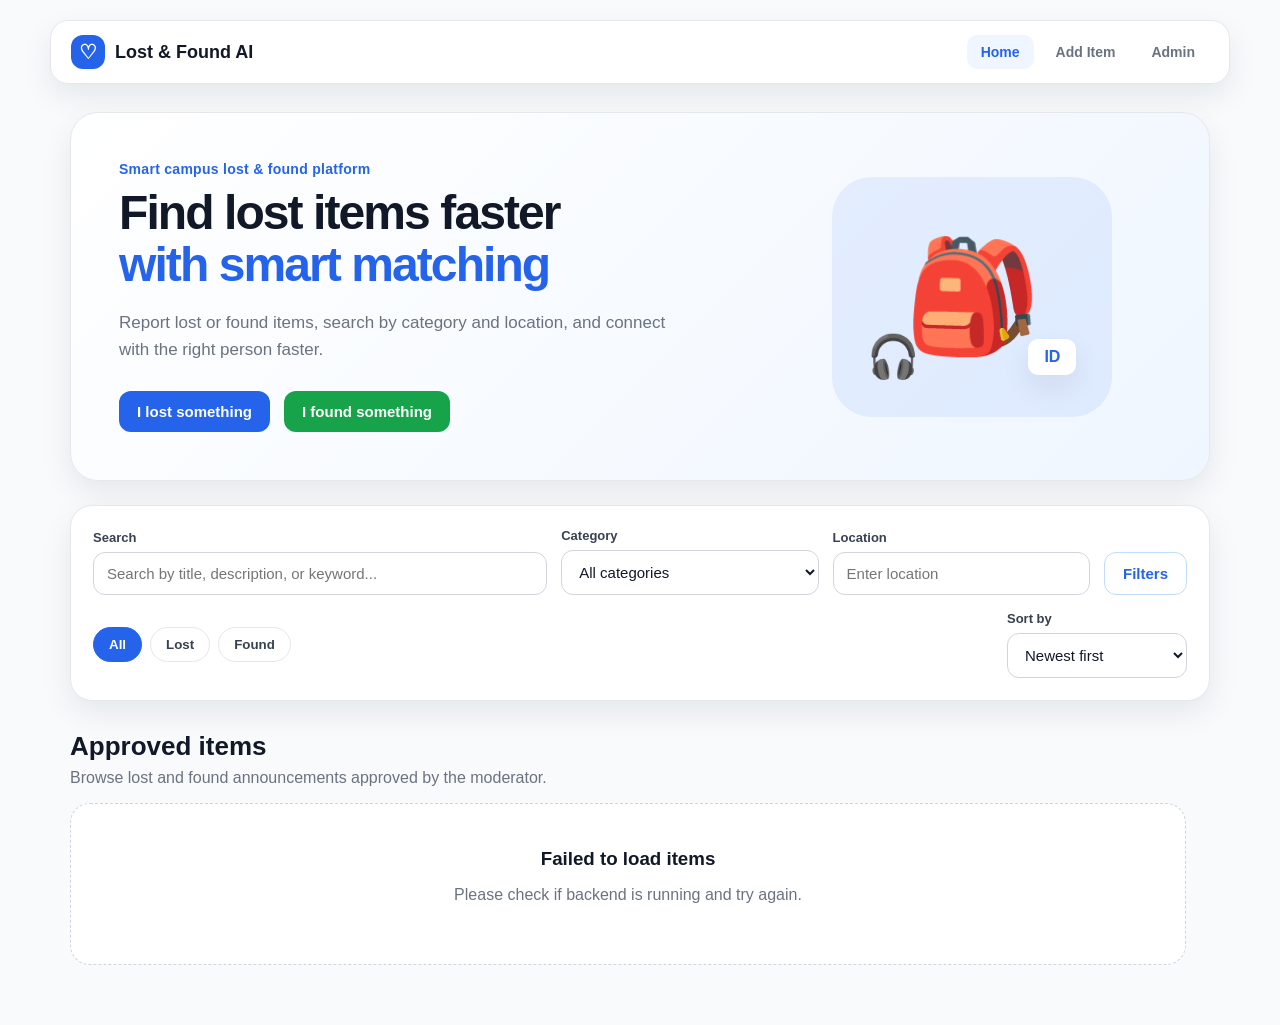
<file: frontend/index.html>
<!DOCTYPE html>
<html lang="en">
<head>
  <meta charset="UTF-8">
  <meta name="viewport" content="width=device-width, initial-scale=1.0">
  <title>Lost & Found AI</title>

  <link rel="stylesheet" href="css/style.css">
</head>
<body>

<header class="navbar">
  <a href="index.html" class="logo">
    <span class="logo-icon">♡</span>
    <span>Lost & Found AI</span>
  </a>

  <nav class="nav-menu">
    <a href="index.html" class="nav-link active">Home</a>
    <a href="create-item.html" class="nav-link">Add Item</a>
    <a href="admin.html" class="nav-link">Admin</a>
  </nav>
</header>

<main class="page">

  <section class="hero">
    <div class="hero-content">
      <p class="eyebrow">Smart campus lost & found platform</p>

      <h1>
        Find lost items faster
        <span>with smart matching</span>
      </h1>

      <p class="hero-text">
        Report lost or found items, search by category and location,
        and connect with the right person faster.
      </p>

      <div class="hero-actions">
        <a href="create-item.html?type=LOST" class="btn btn-primary">
          I lost something
        </a>

        <a href="create-item.html?type=FOUND" class="btn btn-success">
          I found something
        </a>
      </div>
    </div>

    <div class="hero-visual">
      <div class="hero-illustration">
        <div class="illustration-bag">🎒</div>
        <div class="illustration-small">🎧</div>
        <div class="illustration-card">ID</div>
      </div>
    </div>
  </section>

  <section class="search-panel">
    <div class="search-row">
      <div class="search-field">
        <label for="searchInput">Search</label>
        <input
                type="text"
                id="searchInput"
                placeholder="Search by title, description, or keyword..."
        >
      </div>

      <div class="filter-field">
        <label for="categoryFilter">Category</label>
        <select id="categoryFilter">
          <option value="">All categories</option>
        </select>
      </div>

      <div class="filter-field">
        <label for="locationFilter">Location</label>
        <input
                type="text"
                id="locationFilter"
                placeholder="Enter location"
        >
      </div>

      <button type="button" class="btn btn-outline" id="filterButton">
        Filters
      </button>
    </div>

    <div class="tabs-row">
      <div class="filter-tabs">
        <button type="button" class="filter-chip active" data-type="ALL">
          All
        </button>

        <button type="button" class="filter-chip" data-type="LOST">
          Lost
        </button>

        <button type="button" class="filter-chip" data-type="FOUND">
          Found
        </button>
      </div>

      <div class="sort-box">
        <label for="sortSelect">Sort by</label>
        <select id="sortSelect">
          <option value="newest">Newest first</option>
          <option value="oldest">Oldest first</option>
        </select>
      </div>
    </div>
  </section>

  <section class="section-heading">
    <div>
      <h2>Approved items</h2>
      <p>Browse lost and found announcements approved by the moderator.</p>
    </div>
  </section>

  <section id="itemsContainer" class="items-grid">
    <div class="loading-state">
      Loading items...
    </div>
  </section>

</main>

<script src="js/config.js"></script>
<script src="js/api.js"></script>
<script src="js/main.js"></script>
</body>
</html>
</file>
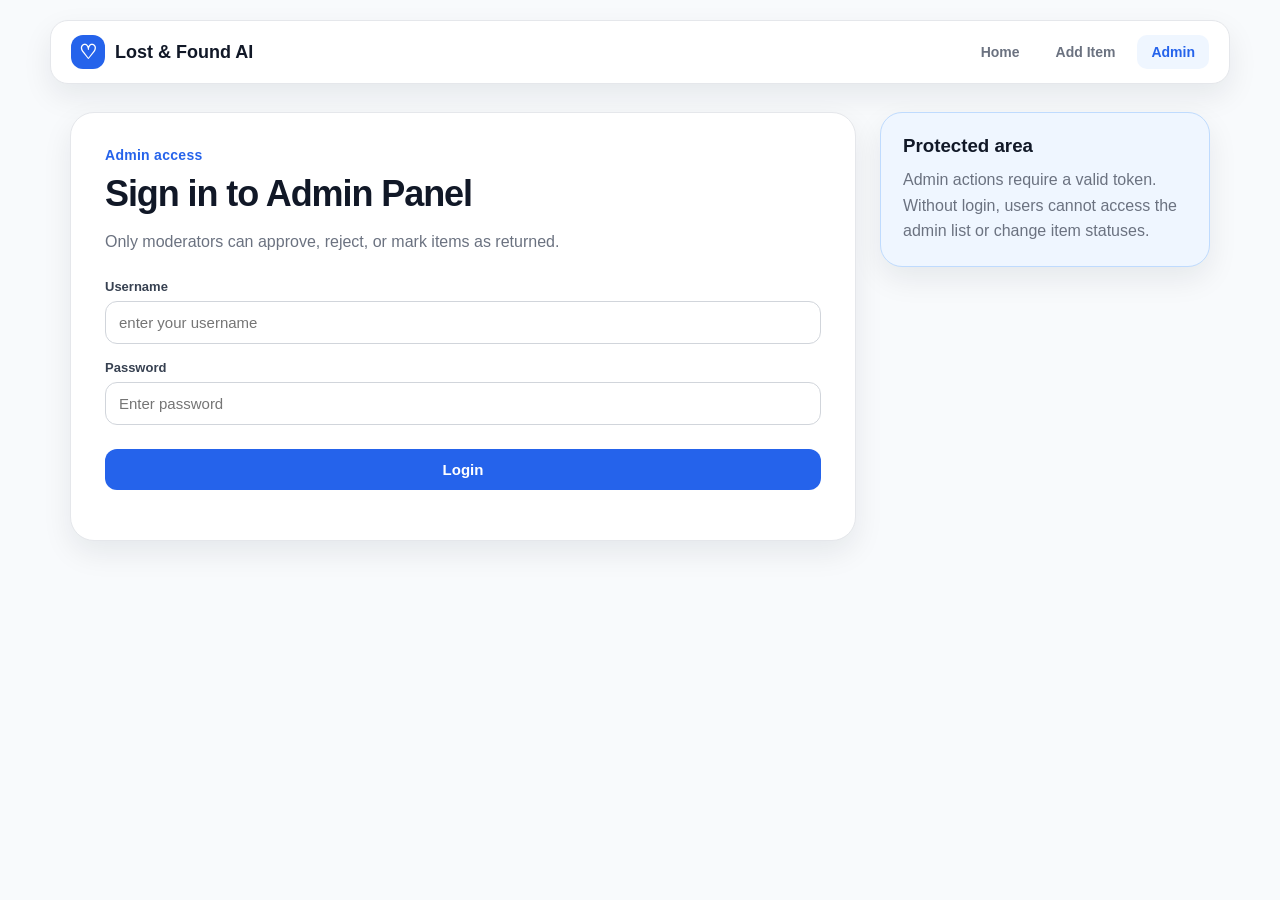
<file: frontend/admin-login.html>
<!DOCTYPE html>
<html lang="en">
<head>
    <meta charset="UTF-8">
    <meta name="viewport" content="width=device-width, initial-scale=1.0">
    <title>Admin Login | Lost & Found AI</title>

    <link rel="stylesheet" href="css/style.css">
</head>
<body>

<header class="navbar">
    <a href="index.html" class="logo">
        <span class="logo-icon">♡</span>
        <span>Lost & Found AI</span>
    </a>

    <nav class="nav-menu">
        <a href="index.html" class="nav-link">Home</a>
        <a href="create-item.html" class="nav-link">Add Item</a>
        <a href="admin-login.html" class="nav-link active">Admin</a>
    </nav>
</header>

<main class="page">

    <section class="login-layout">
        <div class="login-card">
            <p class="eyebrow">Admin access</p>

            <h1>Sign in to Admin Panel</h1>

            <p class="login-text">
                Only moderators can approve, reject, or mark items as returned.
            </p>

            <form id="adminLoginForm" class="item-form">

                <div class="form-group">
                    <label for="username">Username</label>
                    <input
                            type="text"
                            id="username"
                            placeholder="enter your username"
                            autocomplete="username"
                            required
                    >
                </div>

                <div class="form-group">
                    <label for="password">Password</label>
                    <input
                            type="password"
                            id="password"
                            placeholder="Enter password"
                            autocomplete="off"
                            required
                    >
                </div>

                <button type="submit" class="btn btn-primary submit-btn">
                    Login
                </button>

            </form>

            <p id="loginMessage"></p>
        </div>

        <aside class="tips-card login-info-card">
            <h3>Protected area</h3>
            <p>
                Admin actions require a valid token. Without login, users cannot access
                the admin list or change item statuses.
            </p>
        </aside>
    </section>

</main>

<script src="js/config.js"></script>
<script src="js/api.js"></script>
<script src="js/admin-auth.js"></script>
</body>
</html>
</file>
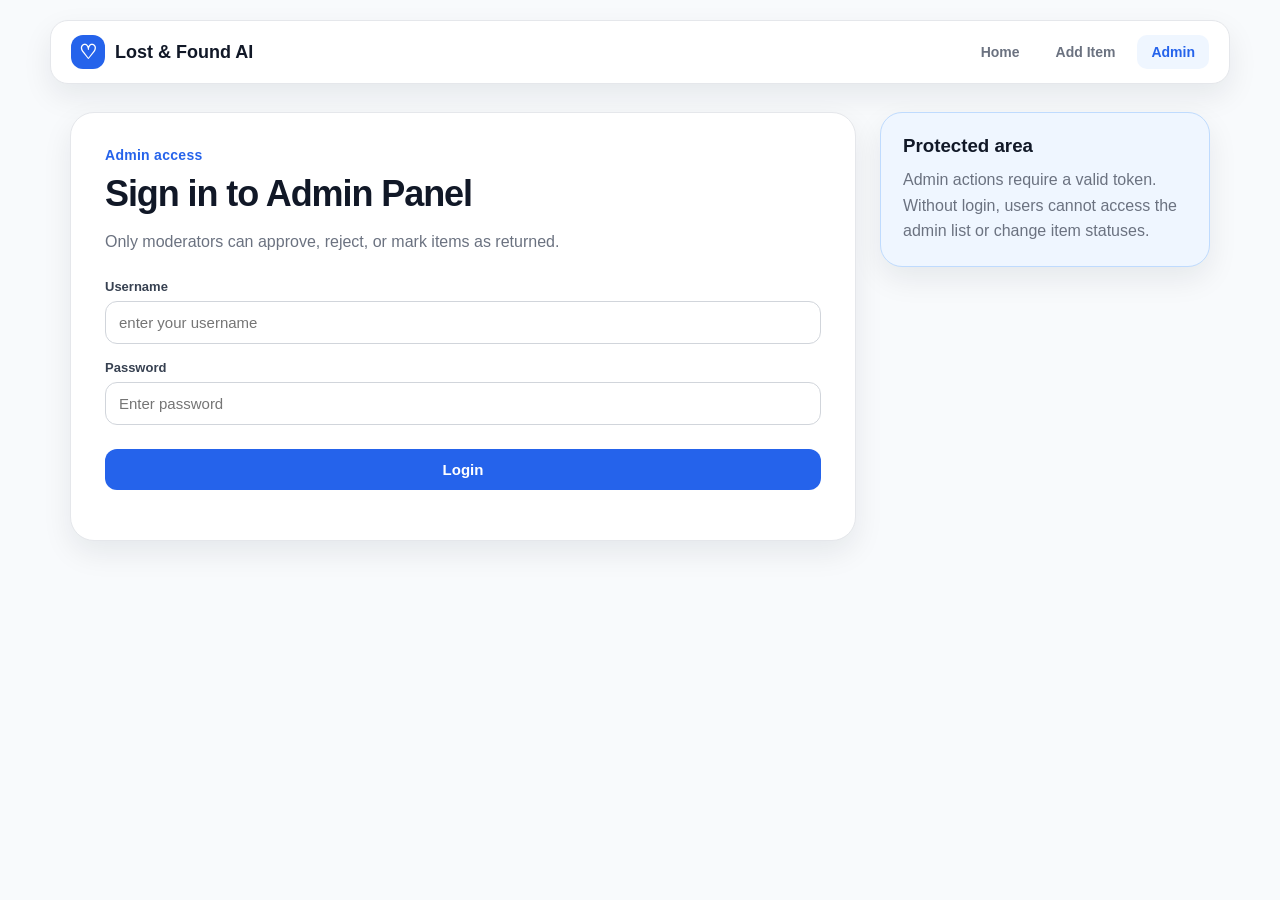
<file: frontend/admin.html>
<!DOCTYPE html>
<html lang="en">
<head>
    <meta charset="UTF-8">
    <meta name="viewport" content="width=device-width, initial-scale=1.0">
    <title>Admin Dashboard | Lost & Found AI</title>

    <link rel="stylesheet" href="css/style.css">
    
    <script>
        (function() {
            const token = localStorage.getItem("adminToken");
            const role = localStorage.getItem("adminRole");

            if (!token || token === "undefined" || role !== "ADMIN") {
                window.location.href = "admin-login.html";
            }
        })();
    </script>
</head>
<body>

<header class="navbar">
    <a href="index.html" class="logo">
        <span class="logo-icon">♡</span>
        <span>Lost & Found AI</span>
    </a>

    <nav class="nav-menu">
        <a href="index.html" class="nav-link">Home</a>
        <a href="create-item.html" class="nav-link">Add Item</a>
        <a href="admin.html" class="nav-link active">Admin</a>
    </nav>
</header>

<main class="page">

    <section class="admin-hero">
        <div>
            <p class="eyebrow">Moderation panel</p>
            <h1>Admin Dashboard</h1>
            <p>
                Review submitted announcements, approve valid items, reject incorrect ones,
                and mark returned items.
            </p>
        </div>

        <div class="admin-controls">
            <div class="admin-filter">
                <label for="adminStatusFilter">Filter by status</label>
                <select id="adminStatusFilter">
                    <option value="ALL">All statuses</option>
                    <option value="PENDING">Pending</option>
                    <option value="APPROVED">Approved</option>
                    <option value="REJECTED">Rejected</option>
                    <option value="RETURNED">Returned</option>
                    <option value="CLOSED">Closed</option>
                </select>
            </div>

            <button type="button" class="btn btn-outline" id="logoutButton">
                Logout
            </button>
        </div>
    </section>

    <section class="admin-stats">
        <article class="stat-card stat-pending">
            <span class="stat-icon">⏳</span>
            <div>
                <p>Pending</p>
                <strong id="pendingCount">0</strong>
            </div>
        </article>

        <article class="stat-card stat-approved">
            <span class="stat-icon">✅</span>
            <div>
                <p>Approved</p>
                <strong id="approvedCount">0</strong>
            </div>
        </article>

        <article class="stat-card stat-rejected">
            <span class="stat-icon">✕</span>
            <div>
                <p>Rejected</p>
                <strong id="rejectedCount">0</strong>
            </div>
        </article>

        <article class="stat-card stat-returned">
            <span class="stat-icon">↩</span>
            <div>
                <p>Returned</p>
                <strong id="returnedCount">0</strong>
            </div>
        </article>
    </section>

    <section class="admin-panel">
        <div class="admin-panel-header">
            <div>
                <h2>All announcements</h2>
                <p>Items from all statuses: Pending, Approved, Rejected, Returned and Closed.</p>
            </div>

            <button type="button" class="btn btn-outline" id="refreshAdminItemsButton">
                Refresh
            </button>
        </div>

        <div id="adminMessage"></div>

        <div class="admin-table-wrapper">
            <table class="admin-table">
                <thead>
                <tr>
                    <th>Item</th>
                    <th>Type</th>
                    <th>Category</th>
                    <th>Location</th>
                    <th>Date</th>
                    <th>Status</th>
                    <th>Contact</th>
                    <th>Actions</th>
                </tr>
                </thead>

                <tbody id="adminItemsTableBody">
                <tr>
                    <td colspan="8">Loading admin items...</td>
                </tr>
                </tbody>
            </table>
        </div>
    </section>

</main>

<script src="js/config.js"></script>
<script src="js/api.js"></script>
<script src="js/admin.js"></script>
</body>
</html>
</file>
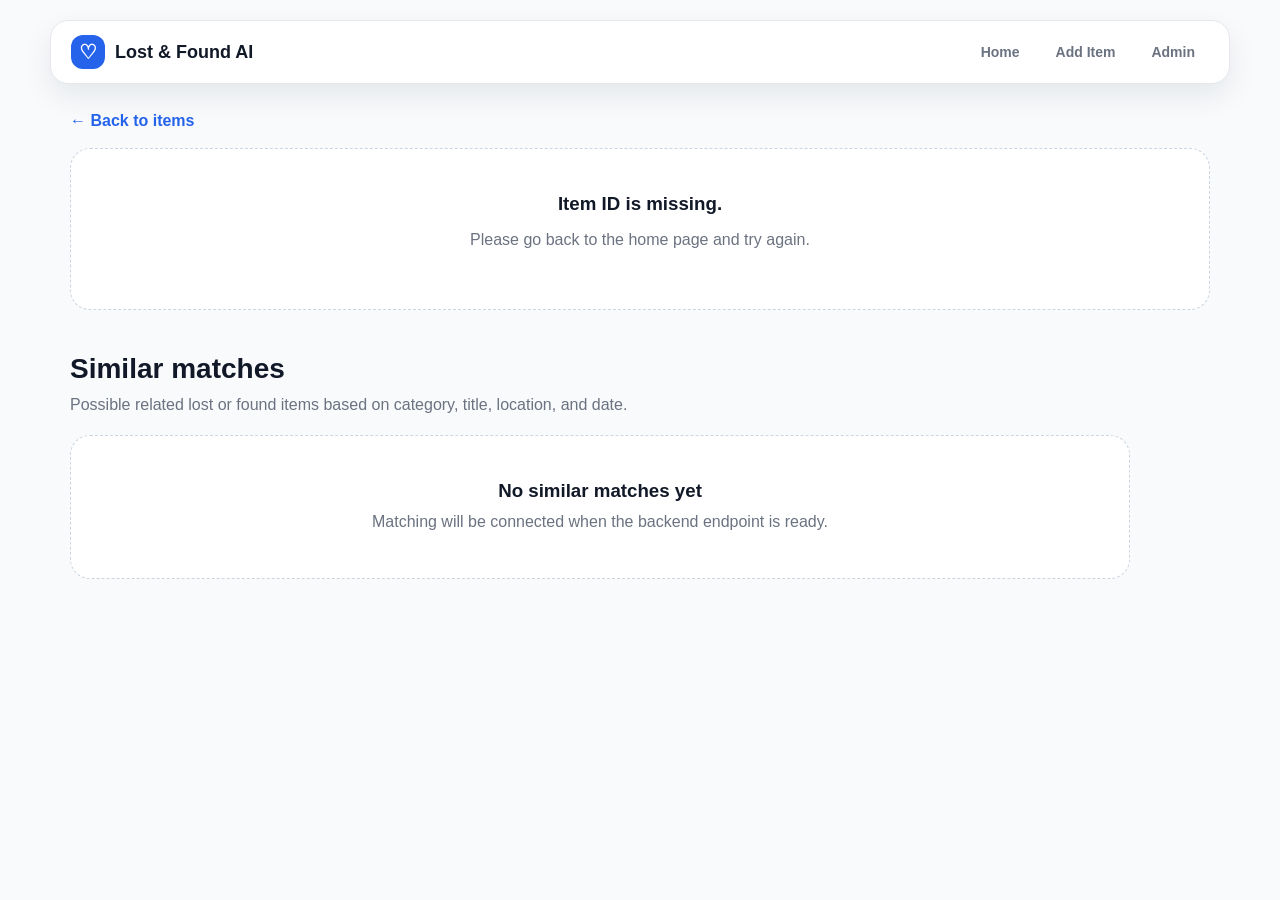
<file: frontend/item-details.html>
<!DOCTYPE html>
<html lang="en">
<head>
    <meta charset="UTF-8">
    <meta name="viewport" content="width=device-width, initial-scale=1.0">
    <title>Item Details | Lost & Found AI</title>

    <link rel="stylesheet" href="css/style.css">
</head>
<body>

<header class="navbar">
    <a href="index.html" class="logo">
        <span class="logo-icon">♡</span>
        <span>Lost & Found AI</span>
    </a>

    <nav class="nav-menu">
        <a href="index.html" class="nav-link">Home</a>
        <a href="create-item.html" class="nav-link">Add Item</a>
        <a href="admin.html" class="nav-link">Admin</a>
    </nav>
</header>

<main class="page">

    <a href="index.html" class="back-link">
        ← Back to items
    </a>

    <section id="detailsContainer" class="details-container">
        <div class="loading-state">
            Loading item details...
        </div>
    </section>

    <section class="similar-section">
        <div class="section-heading">
            <div>
                <h2>Similar matches</h2>
                <p>Possible related lost or found items based on category, title, location, and date.</p>
            </div>
        </div>

        <div id="matchesContainer" class="matches-grid">
            <div class="empty-state">
                <h3>No similar matches yet</h3>
                <p>Matching will be connected when the backend endpoint is ready.</p>
            </div>
        </div>
    </section>

</main>

<script src="js/config.js"></script>
<script src="js/api.js"></script>
<script src="js/item-details.js"></script>
</body>
</html>
</file>
<file: frontend/css/style.css>
:root {
    --bg: #f8fafc;
    --card: #ffffff;
    --primary: #2563eb;
    --primary-dark: #1d4ed8;
    --success: #16a34a;
    --warning: #f59e0b;
    --danger: #dc2626;
    --text: #111827;
    --muted: #6b7280;
    --border: #e5e7eb;
    --soft-blue: #eff6ff;
    --soft-green: #f0fdf4;
    --soft-red: #fef2f2;
    --soft-yellow: #fffbeb;
    --shadow: 0 12px 30px rgba(15, 23, 42, 0.08);
}

* {
    box-sizing: border-box;
}

body {
    margin: 0;
    font-family: Arial, sans-serif;
    background: var(--bg);
    color: var(--text);
}

/* NAVBAR */

.navbar {
    max-width: 1180px;
    margin: 20px auto 0;
    padding: 14px 20px;
    background: var(--card);
    border: 1px solid var(--border);
    border-radius: 18px;
    box-shadow: var(--shadow);
    display: flex;
    align-items: center;
    justify-content: space-between;
    gap: 16px;
}

.logo {
    display: flex;
    align-items: center;
    gap: 10px;
    color: var(--text);
    text-decoration: none;
    font-size: 18px;
    font-weight: 700;
}

.logo-icon {
    width: 34px;
    height: 34px;
    border-radius: 12px;
    background: var(--primary);
    color: white;
    display: inline-flex;
    align-items: center;
    justify-content: center;
    font-size: 20px;
}

.nav-menu {
    display: flex;
    align-items: center;
    gap: 8px;
}

.nav-link {
    color: var(--muted);
    text-decoration: none;
    padding: 9px 14px;
    border-radius: 10px;
    font-size: 14px;
    font-weight: 600;
}

.nav-link:hover,
.nav-link.active {
    background: var(--soft-blue);
    color: var(--primary);
}

/* GENERAL */

.page {
    max-width: 1180px;
    margin: 28px auto 60px;
    padding: 0 20px;
}

.eyebrow {
    margin: 0 0 10px;
    color: var(--primary);
    font-size: 14px;
    font-weight: 700;
    letter-spacing: 0.02em;
}

.btn {
    border: none;
    border-radius: 12px;
    padding: 12px 18px;
    font-size: 15px;
    font-weight: 700;
    text-decoration: none;
    cursor: pointer;
    display: inline-flex;
    align-items: center;
    justify-content: center;
    transition: 0.2s ease;
}

.btn-primary {
    background: var(--primary);
    color: white;
}

.btn-primary:hover {
    background: var(--primary-dark);
}

.btn-success {
    background: var(--success);
    color: white;
}

.btn-success:hover {
    background: #15803d;
}

.btn-outline {
    background: white;
    color: var(--primary);
    border: 1px solid #bfdbfe;
}

.btn-outline:hover {
    background: var(--soft-blue);
}

.btn-card {
    width: 100%;
    margin-top: 14px;
    background: white;
    color: var(--primary);
    border: 1px solid #bfdbfe;
}

.btn-card:hover {
    background: var(--soft-blue);
}

button:disabled,
.btn:disabled {
    opacity: 0.55;
    cursor: not-allowed;
}

/* HOME HERO */

.hero {
    background: linear-gradient(135deg, #ffffff 0%, #eff6ff 100%);
    border: 1px solid var(--border);
    border-radius: 28px;
    padding: 48px;
    display: grid;
    grid-template-columns: 1.25fr 0.75fr;
    gap: 36px;
    align-items: center;
    box-shadow: var(--shadow);
}

.hero h1 {
    margin: 0;
    font-size: 48px;
    line-height: 1.08;
    letter-spacing: -0.04em;
}

.hero h1 span {
    color: var(--primary);
    display: block;
}

.hero-text {
    max-width: 580px;
    margin: 18px 0 0;
    color: var(--muted);
    font-size: 17px;
    line-height: 1.6;
}

.hero-actions {
    margin-top: 28px;
    display: flex;
    flex-wrap: wrap;
    gap: 14px;
}

.hero-visual {
    display: flex;
    justify-content: center;
}

.hero-illustration {
    width: 280px;
    height: 240px;
    border-radius: 40px;
    background: rgba(37, 99, 235, 0.09);
    display: flex;
    align-items: center;
    justify-content: center;
    position: relative;
}

.illustration-bag {
    font-size: 110px;
}

.illustration-small {
    position: absolute;
    left: 35px;
    bottom: 36px;
    font-size: 42px;
}

.illustration-card {
    position: absolute;
    right: 36px;
    bottom: 42px;
    width: 48px;
    height: 36px;
    border-radius: 10px;
    background: white;
    color: var(--primary);
    font-weight: 800;
    display: flex;
    align-items: center;
    justify-content: center;
    box-shadow: var(--shadow);
}

/* SEARCH PANEL */

.search-panel {
    margin-top: 24px;
    padding: 22px;
    background: var(--card);
    border: 1px solid var(--border);
    border-radius: 22px;
    box-shadow: var(--shadow);
}

.search-row {
    display: grid;
    grid-template-columns: 1.5fr 0.85fr 0.85fr auto;
    gap: 14px;
    align-items: end;
}

.search-field,
.filter-field,
.sort-box,
.form-group {
    display: flex;
    flex-direction: column;
    gap: 7px;
}

.search-panel label,
.form-group label,
.sort-box label {
    font-size: 13px;
    font-weight: 700;
    color: #374151;
}

input,
select,
textarea {
    width: 100%;
    border: 1px solid #d1d5db;
    border-radius: 12px;
    padding: 12px 13px;
    font-size: 15px;
    font-family: inherit;
    color: var(--text);
    background: white;
    outline: none;
}

input:focus,
select:focus,
textarea:focus {
    border-color: var(--primary);
    box-shadow: 0 0 0 4px rgba(37, 99, 235, 0.12);
}

textarea {
    min-height: 130px;
    resize: vertical;
}

.tabs-row {
    margin-top: 16px;
    display: flex;
    justify-content: space-between;
    gap: 14px;
    align-items: center;
}

.filter-tabs {
    display: flex;
    gap: 8px;
}

.filter-chip {
    border: 1px solid var(--border);
    background: white;
    color: #374151;
    border-radius: 999px;
    padding: 9px 15px;
    font-weight: 700;
    cursor: pointer;
}

.filter-chip:hover,
.filter-chip.active {
    background: var(--primary);
    color: white;
    border-color: var(--primary);
}

.sort-box {
    min-width: 180px;
}

/* ITEMS GRID */

.section-heading {
    margin: 30px 0 16px;
    display: flex;
    justify-content: space-between;
    align-items: end;
}

.section-heading h2 {
    margin: 0;
    font-size: 26px;
}

.section-heading p {
    margin: 7px 0 0;
    color: var(--muted);
}

.items-grid {
    display: grid;
    grid-template-columns: repeat(auto-fill, minmax(280px, 360px));
    gap: 18px;
}

.item-card {
    background: var(--card);
    border: 1px solid var(--border);
    border-radius: 20px;
    overflow: hidden;
    box-shadow: var(--shadow);
    display: flex;
    flex-direction: column;
    max-width: 360px;
}

.item-image-wrapper {
    height: 190px;
    background: #e5e7eb;
    overflow: hidden;
}

.item-image {
    width: 100%;
    height: 100%;
    object-fit: cover;
    display: block;
}

.item-card-body {
    padding: 16px;
    display: flex;
    flex-direction: column;
    flex: 1;
}

.badges-row {
    display: flex;
    justify-content: space-between;
    gap: 8px;
    margin-bottom: 12px;
}

.type-badge,
.status-badge {
    padding: 5px 9px;
    border-radius: 999px;
    font-size: 12px;
    font-weight: 800;
}

.type-lost {
    color: var(--danger);
    background: var(--soft-red);
}

.type-found {
    color: var(--success);
    background: var(--soft-green);
}

.status-approved {
    color: var(--success);
    background: var(--soft-green);
}

.status-pending {
    color: #b45309;
    background: var(--soft-yellow);
}

.status-returned {
    color: var(--primary);
    background: var(--soft-blue);
}

.status-rejected {
    color: var(--danger);
    background: var(--soft-red);
}

.status-closed {
    color: #4b5563;
    background: #f3f4f6;
}

.item-title {
    margin: 0 0 10px;
    font-size: 19px;
}

.item-meta p {
    margin: 5px 0;
    color: var(--muted);
    font-size: 14px;
}

.item-meta span {
    color: #374151;
    font-weight: 700;
}

.item-description {
    margin: 12px 0 0;
    color: #374151;
    line-height: 1.5;
    font-size: 14px;
    min-height: 42px;
    flex: 1;
}

.item-contact {
    margin-top: 10px;
    padding: 10px 12px;
    background: #f8fafc;
    border: 1px solid #e5e7eb;
    border-radius: 12px;
    color: #374151;
    font-size: 14px;
    line-height: 1.4;
}

.item-contact span {
    font-weight: 700;
    color: #111827;
}

.loading-state,
.empty-state,
.error-state {
    grid-column: 1 / -1;
    background: var(--card);
    border: 1px dashed #cbd5e1;
    border-radius: 20px;
    padding: 44px 24px;
    text-align: center;
    color: var(--muted);
}

.empty-state h3,
.error-state h3 {
    margin: 0 0 8px;
    color: var(--text);
}

/* CREATE ITEM PAGE */

.form-hero {
    background: linear-gradient(135deg, #ffffff 0%, #eff6ff 100%);
    border: 1px solid var(--border);
    border-radius: 26px;
    padding: 34px;
    box-shadow: var(--shadow);
    margin-bottom: 24px;
}

.form-hero h1 {
    margin: 0;
    font-size: 36px;
    letter-spacing: -0.03em;
}

.form-hero p:last-child {
    max-width: 720px;
    color: var(--muted);
    line-height: 1.6;
    margin-bottom: 0;
}

.create-layout {
    display: grid;
    grid-template-columns: minmax(0, 1fr) 330px;
    gap: 24px;
    align-items: start;
}

.form-card,
.tips-card {
    background: var(--card);
    border: 1px solid var(--border);
    border-radius: 22px;
    box-shadow: var(--shadow);
}

.form-card {
    padding: 26px;
}

.form-card-header h2 {
    margin: 0;
    font-size: 25px;
}

.form-card-header p {
    margin: 8px 0 22px;
    color: var(--muted);
}

.item-form {
    display: flex;
    flex-direction: column;
    gap: 16px;
}

.form-row {
    display: grid;
    grid-template-columns: 1fr 1fr;
    gap: 14px;
}

.form-group small {
    color: var(--muted);
    line-height: 1.4;
}

.submit-btn {
    margin-top: 8px;
    width: 100%;
}

#formMessage {
    margin: 18px 0 0;
    font-weight: 700;
}

.success-message,
.error-message {
    padding: 14px 16px;
    border-radius: 14px;
}

.success-message {
    color: var(--success);
    background: var(--soft-green);
    border: 1px solid #bbf7d0;
}

.error-message {
    color: var(--danger);
    background: var(--soft-red);
    border: 1px solid #fecaca;
}

.tips-column {
    display: flex;
    flex-direction: column;
    gap: 16px;
}

.tips-card {
    padding: 22px;
}

.tips-card h3 {
    margin: 0 0 10px;
}

.tips-card p {
    margin: 0;
    color: var(--muted);
    line-height: 1.6;
}

.tips-card ul {
    margin: 0;
    padding-left: 20px;
    color: var(--muted);
    line-height: 1.8;
}

.soft-card {
    background: var(--soft-blue);
    border-color: #bfdbfe;
}

/* ADMIN LOGIN PAGE */

.login-layout {
    display: grid;
    grid-template-columns: minmax(0, 1fr) 330px;
    gap: 24px;
    align-items: start;
}

.login-card {
    background: var(--card);
    border: 1px solid var(--border);
    border-radius: 24px;
    box-shadow: var(--shadow);
    padding: 34px;
}

.login-card h1 {
    margin: 0;
    font-size: 36px;
    letter-spacing: -0.03em;
}

.login-text {
    color: var(--muted);
    line-height: 1.6;
    margin: 14px 0 24px;
}

.login-info-card {
    background: var(--soft-blue);
    border-color: #bfdbfe;
}

#loginMessage {
    margin: 16px 0 0;
    font-weight: 700;
}

/* ADMIN PAGE */

.admin-hero {
    background: linear-gradient(135deg, #ffffff 0%, #eff6ff 100%);
    border: 1px solid var(--border);
    border-radius: 26px;
    padding: 30px;
    box-shadow: var(--shadow);
    display: flex;
    justify-content: space-between;
    gap: 24px;
    align-items: flex-end;
    margin-bottom: 24px;
}

.admin-hero h1 {
    margin: 0;
    font-size: 36px;
    letter-spacing: -0.03em;
}

.admin-hero p:last-child {
    max-width: 720px;
    color: var(--muted);
    line-height: 1.6;
    margin-bottom: 0;
}

.admin-controls {
    display: flex;
    align-items: flex-end;
    gap: 12px;
}

.admin-filter {
    min-width: 220px;
    display: flex;
    flex-direction: column;
    gap: 8px;
}

.admin-filter label {
    font-size: 13px;
    font-weight: 700;
    color: #374151;
}

.admin-stats {
    display: grid;
    grid-template-columns: repeat(4, 1fr);
    gap: 16px;
    margin-bottom: 24px;
}

.stat-card {
    background: var(--card);
    border: 1px solid var(--border);
    border-radius: 20px;
    padding: 18px;
    box-shadow: var(--shadow);
    display: flex;
    align-items: center;
    gap: 14px;
}

.stat-icon {
    width: 46px;
    height: 46px;
    border-radius: 16px;
    display: inline-flex;
    align-items: center;
    justify-content: center;
    font-size: 22px;
}

.stat-card p {
    margin: 0 0 4px;
    color: var(--muted);
    font-size: 14px;
    font-weight: 700;
}

.stat-card strong {
    font-size: 28px;
    color: var(--text);
}

.stat-pending .stat-icon {
    background: var(--soft-yellow);
}

.stat-approved .stat-icon {
    background: var(--soft-green);
}

.stat-rejected .stat-icon {
    background: var(--soft-red);
}

.stat-returned .stat-icon {
    background: var(--soft-blue);
}

.admin-panel {
    background: var(--card);
    border: 1px solid var(--border);
    border-radius: 24px;
    padding: 22px;
    box-shadow: var(--shadow);
}

.admin-panel-header {
    display: flex;
    justify-content: space-between;
    align-items: flex-start;
    gap: 16px;
    margin-bottom: 18px;
}

.admin-panel-header h2 {
    margin: 0;
    font-size: 24px;
}

.admin-panel-header p {
    margin: 6px 0 0;
    color: var(--muted);
}

.admin-table-wrapper {
    width: 100%;
    overflow-x: auto;
}

.admin-table {
    width: 100%;
    border-collapse: collapse;
    min-width: 980px;
}

.admin-table th,
.admin-table td {
    padding: 14px 12px;
    border-bottom: 1px solid var(--border);
    text-align: left;
    vertical-align: top;
    font-size: 14px;
}

.admin-table th {
    color: #374151;
    font-size: 13px;
    text-transform: uppercase;
    letter-spacing: 0.04em;
    background: #f8fafc;
}

.admin-table tbody tr:hover {
    background: #f8fafc;
}

.admin-item-title {
    font-weight: 800;
    color: var(--text);
    margin-bottom: 4px;
}

.admin-item-description {
    color: var(--muted);
    line-height: 1.4;
    max-width: 260px;
}

.admin-contact {
    color: #374151;
    line-height: 1.4;
    max-width: 180px;
    word-break: break-word;
}

.admin-actions {
    display: flex;
    flex-wrap: wrap;
    gap: 6px;
}

.admin-action-btn {
    border: none;
    border-radius: 9px;
    padding: 8px 10px;
    font-size: 12px;
    font-weight: 800;
    cursor: pointer;
    transition: 0.2s ease;
}

.admin-action-btn:disabled {
    opacity: 0.45;
    cursor: not-allowed;
}

.approve-btn {
    background: var(--soft-green);
    color: var(--success);
}

.approve-btn:hover:not(:disabled) {
    background: #bbf7d0;
}

.reject-btn {
    background: var(--soft-red);
    color: var(--danger);
}

.reject-btn:hover:not(:disabled) {
    background: #fecaca;
}

.return-btn {
    background: var(--soft-blue);
    color: var(--primary);
}

.return-btn:hover:not(:disabled) {
    background: #dbeafe;
}

.admin-empty-cell {
    text-align: center;
    color: var(--muted);
    padding: 36px 16px !important;
}

#adminMessage {
    margin-bottom: 16px;
}

/* ITEM DETAILS PAGE */

.back-link {
    display: inline-flex;
    margin-bottom: 18px;
    color: var(--primary);
    font-weight: 700;
    text-decoration: none;
}

.back-link:hover {
    color: var(--primary-dark);
}

.details-container {
    margin-bottom: 36px;
}

.details-card {
    background: var(--card);
    border: 1px solid var(--border);
    border-radius: 26px;
    box-shadow: var(--shadow);
    overflow: hidden;
    display: grid;
    grid-template-columns: minmax(0, 1.1fr) minmax(360px, 0.9fr);
}

.details-image-wrapper {
    height: 460px;
    background: #f3f4f6;
    overflow: hidden;
}

.details-image {
    width: 100%;
    height: 100%;
    object-fit: cover;
    display: block;
}

.details-content {
    padding: 30px;
    display: flex;
    flex-direction: column;
    justify-content: center;
}

.details-badges {
    justify-content: flex-start;
    gap: 10px;
    margin-bottom: 18px;
}

.details-content h1 {
    margin: 0;
    font-size: 36px;
    line-height: 1.1;
    letter-spacing: -0.03em;
    color: var(--text);
}

.details-description {
    margin: 16px 0 22px;
    color: #374151;
    line-height: 1.7;
    font-size: 16px;
}

.details-info-grid {
    display: grid;
    grid-template-columns: repeat(2, 1fr);
    gap: 12px;
    margin-bottom: 18px;
}

.details-info-card {
    background: #f8fafc;
    border: 1px solid var(--border);
    border-radius: 16px;
    padding: 14px;
}

.details-info-card span {
    display: block;
    color: var(--muted);
    font-size: 13px;
    font-weight: 700;
    margin-bottom: 5px;
}

.details-info-card strong {
    color: var(--text);
    font-size: 15px;
}

.details-contact-card {
    background: var(--soft-blue);
    border: 1px solid #bfdbfe;
    border-radius: 18px;
    padding: 18px;
}

.details-contact-card h3 {
    margin: 0 0 14px;
    font-size: 18px;
}

.contact-row {
    display: flex;
    justify-content: space-between;
    gap: 16px;
    padding: 9px 0;
    border-bottom: 1px solid rgba(37, 99, 235, 0.15);
}

.contact-row:last-child {
    border-bottom: none;
}

.contact-row span {
    color: var(--muted);
    font-weight: 700;
}

.contact-row strong {
    color: var(--text);
    text-align: right;
    word-break: break-word;
}

/* SIMILAR MATCHES */

.similar-section {
    margin-top: 40px;
    padding-bottom: 60px;
}

.similar-section .section-heading {
    margin-bottom: 18px;
}

.similar-section h2 {
    margin: 0;
    font-size: 26px;
}

.similar-section p {
    margin: 7px 0 0;
    color: var(--muted);
}

.matches-grid {
    display: grid;
    grid-template-columns: repeat(auto-fill, minmax(280px, 340px));
    gap: 18px;
    align-items: stretch;
}

.match-card {
    background: var(--card);
    border: 1px solid var(--border);
    border-radius: 22px;
    box-shadow: var(--shadow);
    overflow: hidden;
    max-width: 340px;
    min-height: 520px;
    display: flex;
    flex-direction: column;
    transition: 0.2s ease;
}

.match-card:hover {
    transform: translateY(-3px);
    box-shadow: 0 18px 40px rgba(15, 23, 42, 0.12);
}

.match-image-wrapper {
    height: 180px;
    background: #f3f4f6;
    overflow: hidden;
}

.match-image {
    width: 100%;
    height: 100%;
    object-fit: cover;
    display: block;
}

.match-card-body {
    padding: 16px;
    display: flex;
    flex-direction: column;
    flex: 1;
}

.match-card-body .badges-row {
    margin-bottom: 12px;
}

.match-card-body h3 {
    margin: 0 0 10px;
    font-size: 19px;
    line-height: 1.3;
    color: var(--text);
}

.match-meta {
    margin-bottom: 8px;
}

.match-meta p {
    margin: 5px 0;
    color: var(--muted);
    font-size: 14px;
    line-height: 1.4;
}

.match-meta span {
    color: #374151;
    font-weight: 700;
}

.match-description {
    margin: 10px 0 14px;
    color: #374151;
    line-height: 1.5;
    font-size: 14px;
    min-height: 44px;
    flex: 1;
}

.match-card .btn-card {
    margin-top: auto;
}

.ai-badge {
    display: inline-block;
    background: linear-gradient(135deg, #2563eb, #7c3aed);
    color: white;
    font-size: 11px;
    font-weight: 700;
    padding: 2px 8px;
    border-radius: 20px;
    margin-right: 6px;
    letter-spacing: 0.5px;
}

/* RESPONSIVE */

@media (max-width: 1000px) {
    .hero,
    .create-layout,
    .login-layout {
        grid-template-columns: 1fr;
    }

    .hero {
        padding: 36px;
    }

    .hero-visual {
        display: none;
    }

    .search-row {
        grid-template-columns: 1fr 1fr;
    }

    .items-grid {
        grid-template-columns: repeat(2, 1fr);
    }

    .tips-column {
        grid-row: auto;
    }
}

@media (max-width: 950px) {
    .details-card {
        grid-template-columns: 1fr;
    }

    .details-image-wrapper {
        height: 380px;
    }

    .details-content {
        padding: 24px;
    }
}

@media (max-width: 900px) {
    .admin-hero {
        flex-direction: column;
        align-items: stretch;
    }

    .admin-controls {
        flex-direction: column;
        align-items: stretch;
    }

    .admin-filter {
        min-width: 0;
    }

    .admin-stats {
        grid-template-columns: repeat(2, 1fr);
    }

    .admin-panel-header {
        flex-direction: column;
    }
}

@media (max-width: 700px) {
    .navbar {
        margin: 12px 12px 0;
        flex-direction: column;
        align-items: flex-start;
    }

    .nav-menu {
        width: 100%;
        flex-wrap: wrap;
    }

    .page {
        padding: 0 12px;
        margin-top: 18px;
    }

    .hero,
    .form-hero,
    .form-card,
    .login-card {
        padding: 22px;
        border-radius: 20px;
    }

    .hero h1 {
        font-size: 34px;
    }

    .form-hero h1,
    .login-card h1 {
        font-size: 28px;
    }

    .hero-actions {
        flex-direction: column;
    }

    .btn {
        width: 100%;
    }

    .search-row,
    .form-row {
        grid-template-columns: 1fr;
    }

    .tabs-row {
        flex-direction: column;
        align-items: stretch;
    }

    .filter-tabs {
        width: 100%;
    }

    .filter-chip {
        flex: 1;
    }

    .sort-box {
        min-width: 0;
    }

    .items-grid {
        grid-template-columns: 1fr;
    }

    .item-card {
        max-width: none;
    }

    .item-image-wrapper {
        height: 220px;
    }

    .matches-grid {
        grid-template-columns: 1fr;
    }

    .match-card {
        max-width: none;
        min-height: auto;
    }
}

@media (max-width: 650px) {
    .details-content h1 {
        font-size: 28px;
    }

    .details-image-wrapper {
        height: 280px;
    }

    .details-info-grid {
        grid-template-columns: 1fr;
    }

    .contact-row {
        flex-direction: column;
        gap: 4px;
    }

    .contact-row strong {
        text-align: left;
    }
}

@media (max-width: 600px) {
    .admin-stats {
        grid-template-columns: 1fr;
    }

    .admin-hero h1 {
        font-size: 28px;
    }
}
/* FINAL FIX: AI SIMILAR MATCHES SECTION */

.similar-section {
    margin-top: 42px;
    padding-bottom: 70px;
}

.similar-section .section-heading {
    margin-bottom: 18px;
}

.similar-section h2 {
    margin: 0;
    font-size: 28px;
    line-height: 1.2;
    color: var(--text);
}

.similar-section p {
    margin: 7px 0 0;
    color: var(--muted);
    font-size: 16px;
    line-height: 1.5;
}

.matches-grid {
    display: grid;
    grid-template-columns: repeat(auto-fill, minmax(280px, 340px));
    gap: 20px;
    align-items: stretch;
}

/* Works for both <a class="match-card"> and <article class="match-card"> */
.match-card {
    background: var(--card);
    border: 1px solid var(--border);
    border-radius: 22px;
    box-shadow: var(--shadow);
    overflow: hidden;
    max-width: 340px;
    min-height: 500px;
    display: flex;
    flex-direction: column;
    color: var(--text);
    text-decoration: none;
    transition: 0.2s ease;
}

.match-card:hover {
    transform: translateY(-3px);
    box-shadow: 0 18px 40px rgba(15, 23, 42, 0.12);
    text-decoration: none;
}

/* Old AI matching HTML */
.match-card-image {
    position: relative;
    height: 190px;
    background: #f3f4f6;
    overflow: hidden;
}

.match-card-image img {
    width: 100%;
    height: 100%;
    object-fit: cover;
    display: block;
}

/* New matching HTML */
.match-image-wrapper {
    height: 190px;
    background: #f3f4f6;
    overflow: hidden;
}

.match-image {
    width: 100%;
    height: 100%;
    object-fit: cover;
    display: block;
}

/* Badge inside image for old AI cards */
.match-type-badge {
    position: absolute;
    top: 12px;
    left: 12px;
    z-index: 2;
}

/* Card body for old and new structures */
.match-card-body {
    padding: 16px;
    display: flex;
    flex-direction: column;
    flex: 1;
}

.match-card-title,
.match-card-body h3 {
    margin: 0 0 10px;
    font-size: 20px;
    line-height: 1.3;
    color: var(--text);
    font-weight: 800;
    text-decoration: none;
}

.match-card:hover .match-card-title {
    color: var(--primary);
}

.match-card-desc,
.match-description {
    margin: 8px 0 12px;
    color: #374151;
    font-size: 14px;
    line-height: 1.5;
    min-height: 42px;
}

.match-card-meta,
.match-meta {
    display: flex;
    flex-wrap: wrap;
    gap: 7px;
    margin: 10px 0;
}

.match-card-meta span {
    display: inline-flex;
    align-items: center;
    gap: 4px;
    background: #f8fafc;
    border: 1px solid var(--border);
    color: #374151;
    border-radius: 999px;
    padding: 5px 9px;
    font-size: 12px;
    font-weight: 700;
}

.match-meta p {
    width: 100%;
    margin: 4px 0;
    color: var(--muted);
    font-size: 14px;
    line-height: 1.4;
}

.match-meta span {
    color: #374151;
    font-weight: 800;
}

.match-card-contact {
    margin-top: auto;
    padding-top: 12px;
    color: var(--primary);
    font-size: 14px;
    font-weight: 800;
    line-height: 1.4;
    word-break: break-word;
}

.match-card .btn-card {
    margin-top: auto;
}

/* AI label */
.ai-badge {
    display: inline-flex;
    align-items: center;
    background: linear-gradient(135deg, #2563eb, #7c3aed);
    color: white;
    font-size: 11px;
    font-weight: 800;
    padding: 4px 9px;
    border-radius: 999px;
    margin-right: 6px;
    letter-spacing: 0.4px;
}

/* Empty / loading state inside matches */
.matches-grid .empty-state,
.matches-grid .loading-state,
.matches-grid .error-state {
    grid-column: 1 / -1;
}

/* Mobile */
@media (max-width: 700px) {
    .matches-grid {
        grid-template-columns: 1fr;
    }

    .match-card {
        max-width: none;
        min-height: auto;
    }

    .match-card-image,
    .match-image-wrapper {
        height: 220px;
    }
}
</file>
